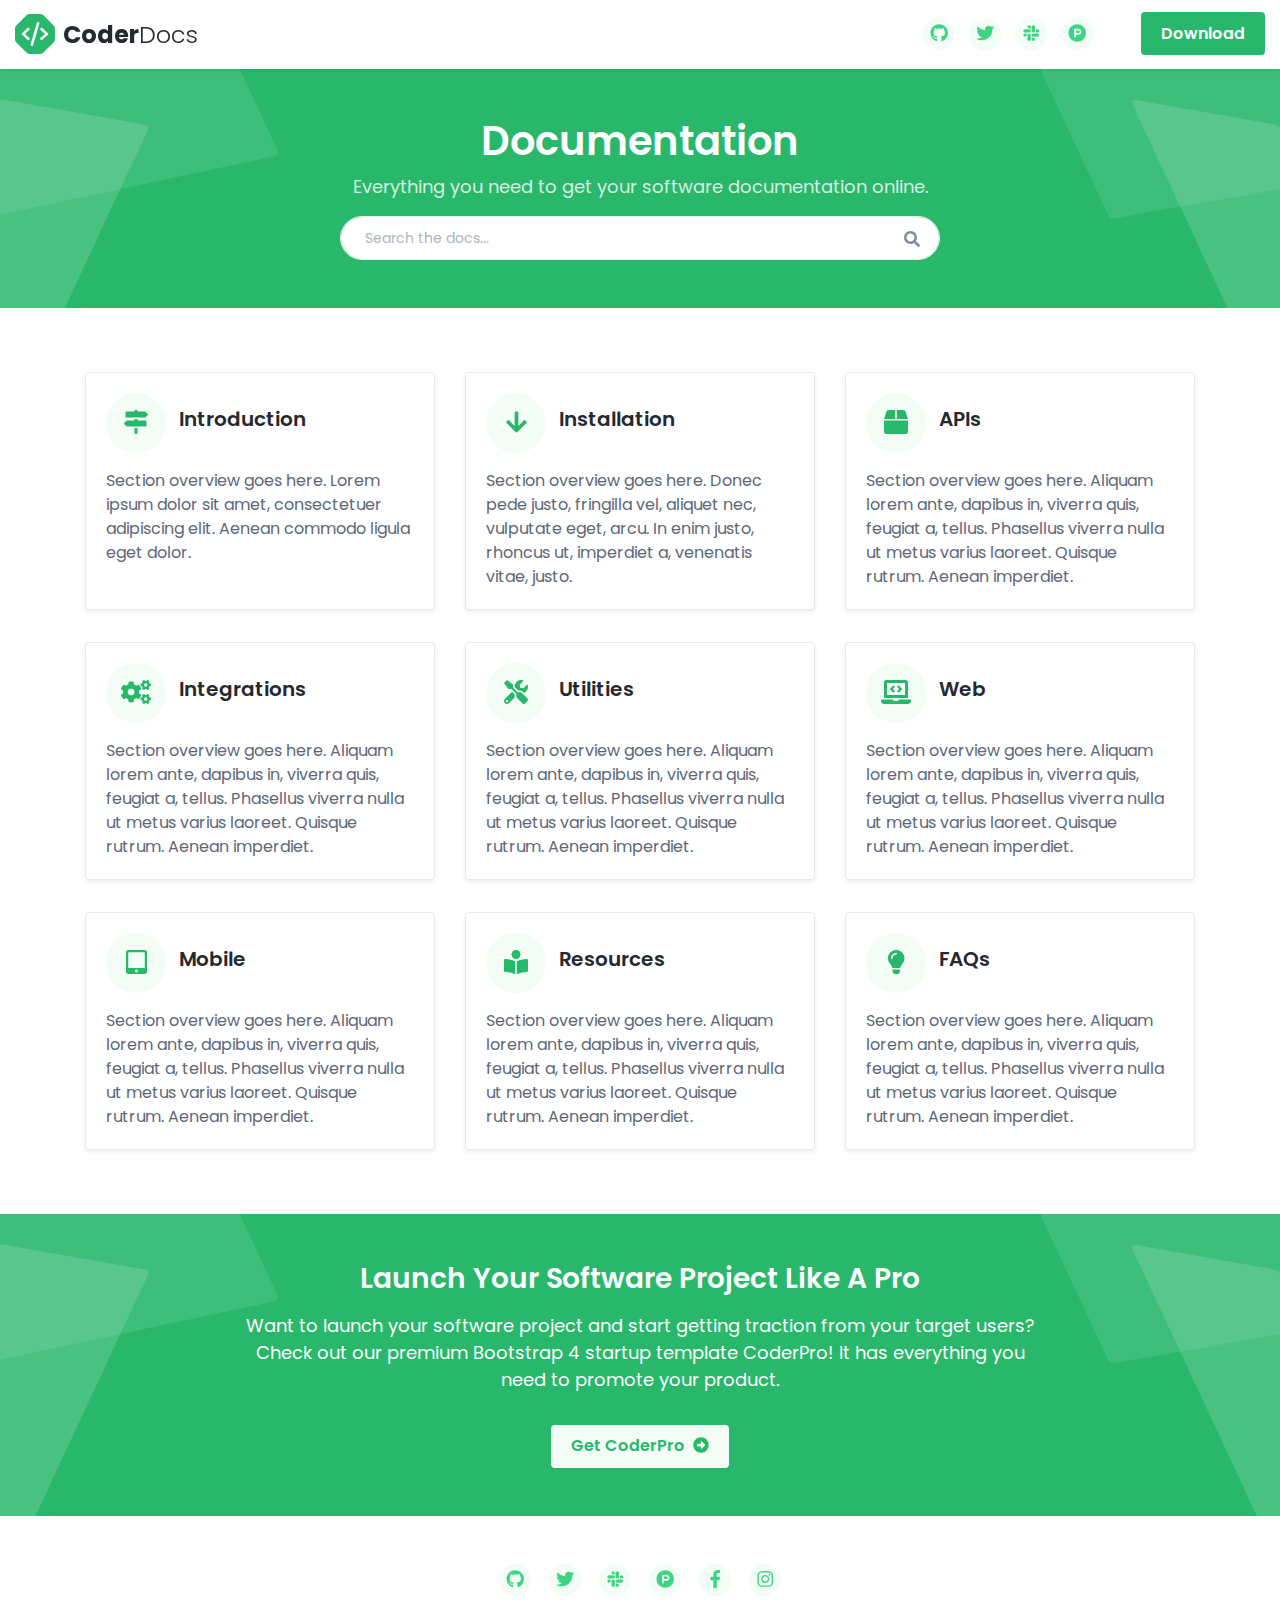
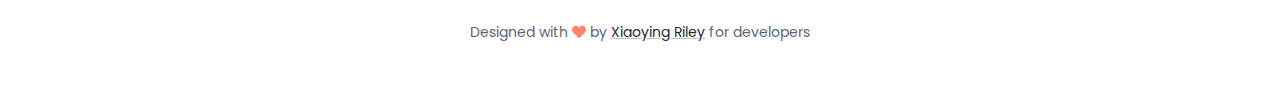
<file: CoderDocs-v1.1/index.html>
<!DOCTYPE html>
<html lang="en"> 
<head>
    <title>CoderDocs - Bootstrap 4 Documentation Template For Software Projects</title>
    
    <!-- Meta -->
    <meta charset="utf-8">
    <meta http-equiv="X-UA-Compatible" content="IE=edge">
    <meta name="viewport" content="width=device-width, initial-scale=1.0">
    <meta name="description" content="Bootstrap Documentation Template For Software Developers">
    <meta name="author" content="Xiaoying Riley at 3rd Wave Media">    
    <link rel="shortcut icon" href="favicon.ico"> 
    
    <!-- Google Font -->
    <link href="https://fonts.googleapis.com/css?family=Poppins:300,400,500,600,700&display=swap" rel="stylesheet">
    
    <!-- FontAwesome JS-->
    <script defer src="assets/fontawesome/js/all.min.js"></script>

    <!-- Theme CSS -->  
    <link id="theme-style" rel="stylesheet" href="assets/css/theme.css">

</head> 

<body>    
    <header class="header fixed-top">	    
        <div class="branding docs-branding">
            <div class="container-fluid position-relative py-2">
                <div class="docs-logo-wrapper">
	                <div class="site-logo"><a class="navbar-brand" href="index.html"><img class="logo-icon mr-2" src="assets/images/coderdocs-logo.svg" alt="logo"><span class="logo-text">Coder<span class="text-alt">Docs</span></span></a></div>    
                </div><!--//docs-logo-wrapper-->
	            <div class="docs-top-utilities d-flex justify-content-end align-items-center">
	
					<ul class="social-list list-inline mx-md-3 mx-lg-5 mb-0 d-none d-lg-flex">
						<li class="list-inline-item"><a href="#"><i class="fab fa-github fa-fw"></i></a></li>
			            <li class="list-inline-item"><a href="#"><i class="fab fa-twitter fa-fw"></i></a></li>
		                <li class="list-inline-item"><a href="#"><i class="fab fa-slack fa-fw"></i></a></li>
		                <li class="list-inline-item"><a href="#"><i class="fab fa-product-hunt fa-fw"></i></a></li>
		            </ul><!--//social-list-->
		            <a href="https://themes.3rdwavemedia.com/bootstrap-templates/startup/coderdocs-free-bootstrap-4-documentation-template-for-software-projects/" class="btn btn-primary d-none d-lg-flex">Download</a>
	            </div><!--//docs-top-utilities-->
            </div><!--//container-->
        </div><!--//branding-->
    </header><!--//header-->
    
    
    <div class="page-header theme-bg-dark py-5 text-center position-relative">
	    <div class="theme-bg-shapes-right"></div>
	    <div class="theme-bg-shapes-left"></div>
	    <div class="container">
		    <h1 class="page-heading single-col-max mx-auto">Documentation</h1>
		    <div class="page-intro single-col-max mx-auto">Everything you need to get your software documentation online.</div>
		    <div class="main-search-box pt-3 d-block mx-auto">
                 <form class="search-form w-100">
		            <input type="text" placeholder="Search the docs..." name="search" class="form-control search-input">
		            <button type="submit" class="btn search-btn" value="Search"><i class="fas fa-search"></i></button>
		        </form>
             </div>
	    </div>
    </div><!--//page-header-->
    <div class="page-content">
	    <div class="container">
		    <div class="docs-overview py-5">
			    <div class="row justify-content-center">
				    <div class="col-12 col-lg-4 py-3">
					    <div class="card shadow-sm">
						    <div class="card-body">
							    <h5 class="card-title mb-3">
								    <span class="theme-icon-holder card-icon-holder mr-2">
								        <i class="fas fa-map-signs"></i>
							        </span><!--//card-icon-holder-->
							        <span class="card-title-text">Introduction</span>
							    </h5>
							    <div class="card-text">
								    Section overview goes here. Lorem ipsum dolor sit amet, consectetuer adipiscing elit. Aenean commodo ligula eget dolor.
							    </div>
							    <a class="card-link-mask" href="docs-page.html#section-1"></a>
						    </div><!--//card-body-->
					    </div><!--//card-->
				    </div><!--//col-->
				    <div class="col-12 col-lg-4 py-3">
					    <div class="card shadow-sm">
						    <div class="card-body">
							    <h5 class="card-title mb-3">
								    <span class="theme-icon-holder card-icon-holder mr-2">
								        <i class="fas fa-arrow-down"></i>
							        </span><!--//card-icon-holder-->
							        <span class="card-title-text">Installation</span>
							    </h5>
							    <div class="card-text">
								    Section overview goes here. Donec pede justo, fringilla vel, aliquet nec, vulputate eget, arcu. In enim justo, rhoncus ut, imperdiet a, venenatis vitae, justo.
							    </div>
							    <a class="card-link-mask" href="docs-page.html#section-2"></a>
						    </div><!--//card-body-->
					    </div><!--//card-->
				    </div><!--//col-->
				    <div class="col-12 col-lg-4 py-3">
					    <div class="card shadow-sm">
						    <div class="card-body">
							    <h5 class="card-title mb-3">
								    <span class="theme-icon-holder card-icon-holder mr-2">
								        <i class="fas fa-box fa-fw"></i>
							        </span><!--//card-icon-holder-->
							        <span class="card-title-text">APIs</span>
							    </h5>
							    <div class="card-text">
								    Section overview goes here. Aliquam lorem ante, dapibus in, viverra quis, feugiat a, tellus. Phasellus viverra nulla ut metus varius laoreet. Quisque rutrum. Aenean imperdiet.						    
								</div>
							    <a class="card-link-mask" href="docs-page.html#section-3"></a>
						    </div><!--//card-body-->
					    </div><!--//card-->
				    </div><!--//col-->
				    <div class="col-12 col-lg-4 py-3">
					    <div class="card shadow-sm">
						    <div class="card-body">
							    <h5 class="card-title mb-3">
								    <span class="theme-icon-holder card-icon-holder mr-2">
								        <i class="fas fa-cogs fa-fw"></i>
							        </span><!--//card-icon-holder-->
							        <span class="card-title-text">Integrations</span>
							    </h5>
							    <div class="card-text">
								    Section overview goes here. Aliquam lorem ante, dapibus in, viverra quis, feugiat a, tellus. Phasellus viverra nulla ut metus varius laoreet. Quisque rutrum. Aenean imperdiet.						    
								</div>
							    <a class="card-link-mask" href="docs-page.html#section-4"></a>
						    </div><!--//card-body-->
					    </div><!--//card-->
				    </div><!--//col-->
				    <div class="col-12 col-lg-4 py-3">
					    <div class="card shadow-sm">
						    <div class="card-body">
							    <h5 class="card-title mb-3">
								    <span class="theme-icon-holder card-icon-holder mr-2">
								        <i class="fas fa-tools"></i>
							        </span><!--//card-icon-holder-->
							        <span class="card-title-text">Utilities</span>
							    </h5>
							    <div class="card-text">
								    Section overview goes here. Aliquam lorem ante, dapibus in, viverra quis, feugiat a, tellus. Phasellus viverra nulla ut metus varius laoreet. Quisque rutrum. Aenean imperdiet.						    
								</div>
							    <a class="card-link-mask" href="docs-page.html#section-5"></a>
						    </div><!--//card-body-->
					    </div><!--//card-->
				    </div><!--//col-->
				    <div class="col-12 col-lg-4 py-3">
					    <div class="card shadow-sm">
						    <div class="card-body">
							    <h5 class="card-title mb-3">
								    <span class="theme-icon-holder card-icon-holder mr-2">
								        <i class="fas fa-laptop-code"></i>
							        </span><!--//card-icon-holder-->
							        <span class="card-title-text">Web</span>
							    </h5>
							    <div class="card-text">
								    Section overview goes here. Aliquam lorem ante, dapibus in, viverra quis, feugiat a, tellus. Phasellus viverra nulla ut metus varius laoreet. Quisque rutrum. Aenean imperdiet.						    
								</div>
							    <a class="card-link-mask" href="docs-page.html#section-6"></a>
						    </div><!--//card-body-->
					    </div><!--//card-->
				    </div><!--//col-->
				    <div class="col-12 col-lg-4 py-3">
					    <div class="card shadow-sm">
						    <div class="card-body">
							    <h5 class="card-title mb-3">
								    <span class="theme-icon-holder card-icon-holder mr-2">
								        <i class="fas fa-tablet-alt"></i>
							        </span><!--//card-icon-holder-->
							        <span class="card-title-text">Mobile</span>
							    </h5>
							    <div class="card-text">
								    Section overview goes here. Aliquam lorem ante, dapibus in, viverra quis, feugiat a, tellus. Phasellus viverra nulla ut metus varius laoreet. Quisque rutrum. Aenean imperdiet.						    
								</div>
							    <a class="card-link-mask" href="docs-page.html#section-7"></a>
						    </div><!--//card-body-->
					    </div><!--//card-->
				    </div><!--//col-->
				    <div class="col-12 col-lg-4 py-3">
					    <div class="card shadow-sm">
						    <div class="card-body">
							    <h5 class="card-title mb-3">
								    <span class="theme-icon-holder card-icon-holder mr-2">
								        <i class="fas fa-book-reader"></i>
							        </span><!--//card-icon-holder-->
							        <span class="card-title-text">Resources</span>
							    </h5>
							    <div class="card-text">
								    Section overview goes here. Aliquam lorem ante, dapibus in, viverra quis, feugiat a, tellus. Phasellus viverra nulla ut metus varius laoreet. Quisque rutrum. Aenean imperdiet.						    
								</div>
							    <a class="card-link-mask" href="docs-page.html#section-8"></a>
						    </div><!--//card-body-->
					    </div><!--//card-->
				    </div><!--//col-->
				    <div class="col-12 col-lg-4 py-3">
					    <div class="card shadow-sm">
						    <div class="card-body">
							    <h5 class="card-title mb-3">
								    <span class="theme-icon-holder card-icon-holder mr-2">
								        <i class="fas fa-lightbulb"></i>
							        </span><!--//card-icon-holder-->
							        <span class="card-title-text">FAQs</span>
							    </h5>
							    <div class="card-text">
								    Section overview goes here. Aliquam lorem ante, dapibus in, viverra quis, feugiat a, tellus. Phasellus viverra nulla ut metus varius laoreet. Quisque rutrum. Aenean imperdiet.						    
								</div>
							    <a class="card-link-mask" href="docs-page.html#section-9"></a>
						    </div><!--//card-body-->
					    </div><!--//card-->
				    </div><!--//col-->
			    </div><!--//row-->
		    </div><!--//container-->
		</div><!--//container-->
    </div><!--//page-content-->

    <section class="cta-section text-center py-5 theme-bg-dark position-relative">
	    <div class="theme-bg-shapes-right"></div>
	    <div class="theme-bg-shapes-left"></div>
	    <div class="container">
		    <h3 class="mb-2 text-white mb-3">Launch Your Software Project Like A Pro</h3>
		    <div class="section-intro text-white mb-3 single-col-max mx-auto">Want to launch your software project and start getting traction from your target users? Check out our premium <a class="text-white" href="https://themes.3rdwavemedia.com/bootstrap-templates/startup/coderpro-bootstrap-4-startup-template-for-software-projects/">Bootstrap 4 startup template CoderPro</a>! It has everything you need to promote your product.</div>
		    <div class="pt-3 text-center">
			    <a class="btn btn-light" href="https://themes.3rdwavemedia.com/bootstrap-templates/startup/coderpro-bootstrap-4-startup-template-for-software-projects/">Get CoderPro<i class="fas fa-arrow-alt-circle-right ml-2"></i></a>
		    </div>
	    </div>
    </section><!--//cta-section-->

               
    
    <footer class="footer">

	    <div class="footer-bottom text-center py-5">
		    
		    <ul class="social-list list-unstyled pb-4 mb-0">
			    <li class="list-inline-item"><a href="#"><i class="fab fa-github fa-fw"></i></a></li> 
	            <li class="list-inline-item"><a href="#"><i class="fab fa-twitter fa-fw"></i></a></li>
	            <li class="list-inline-item"><a href="#"><i class="fab fa-slack fa-fw"></i></a></li>
	            <li class="list-inline-item"><a href="#"><i class="fab fa-product-hunt fa-fw"></i></a></li>
	            <li class="list-inline-item"><a href="#"><i class="fab fa-facebook-f fa-fw"></i></a></li>
	            <li class="list-inline-item"><a href="#"><i class="fab fa-instagram fa-fw"></i></a></li>
	        </ul><!--//social-list-->
	        
	        <!--/* This template is free as long as you keep the footer attribution link. If you'd like to use the template without the attribution link, you can buy the commercial license via our website: themes.3rdwavemedia.com Thank you for your support. :) */-->
            <small class="copyright">Designed with <i class="fas fa-heart" style="color: #fb866a;"></i> by <a class="theme-link" href="http://themes.3rdwavemedia.com" target="_blank">Xiaoying Riley</a> for developers</small>
            
	        
	    </div>
	    
    </footer>
       
    <!-- Javascript -->          
    <script src="assets/plugins/jquery-3.4.1.min.js"></script>
    <script src="assets/plugins/popper.min.js"></script>
    <script src="assets/plugins/bootstrap/js/bootstrap.min.js"></script>  

</body>
</html>
</file>
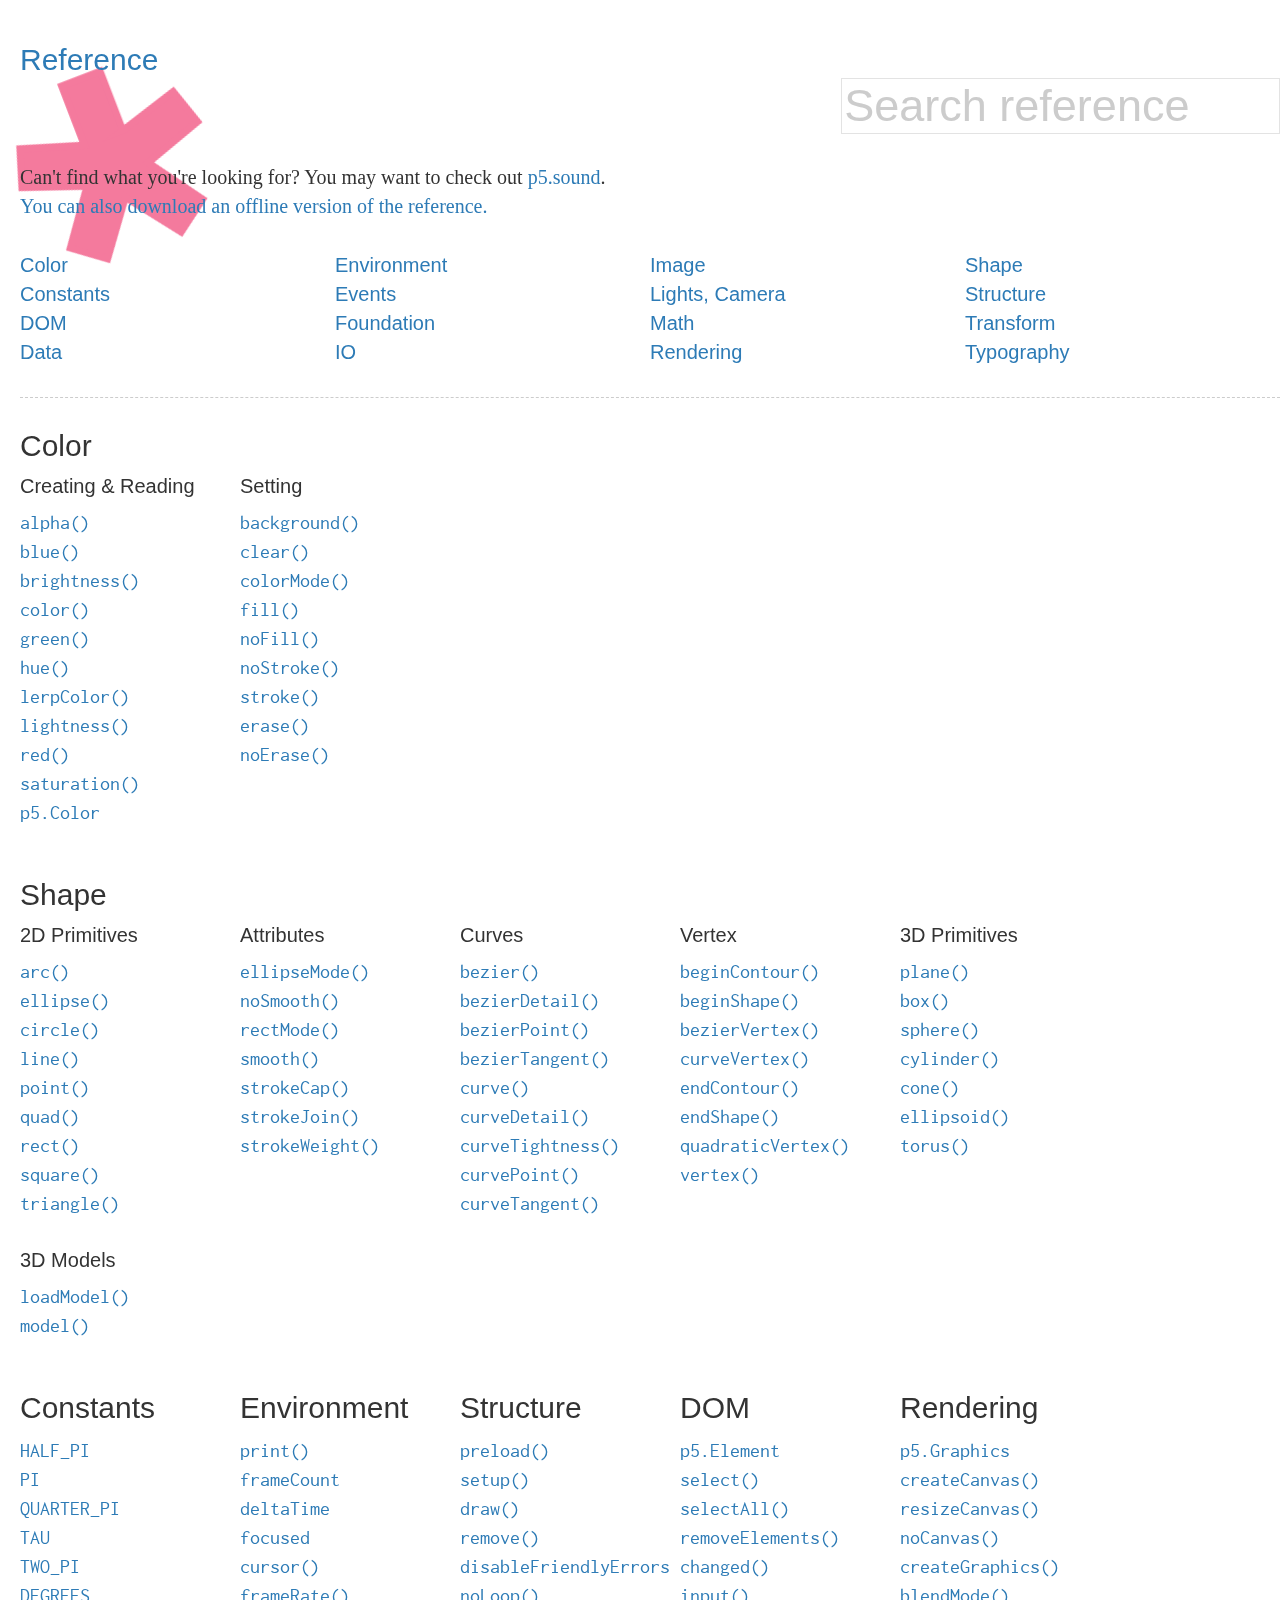
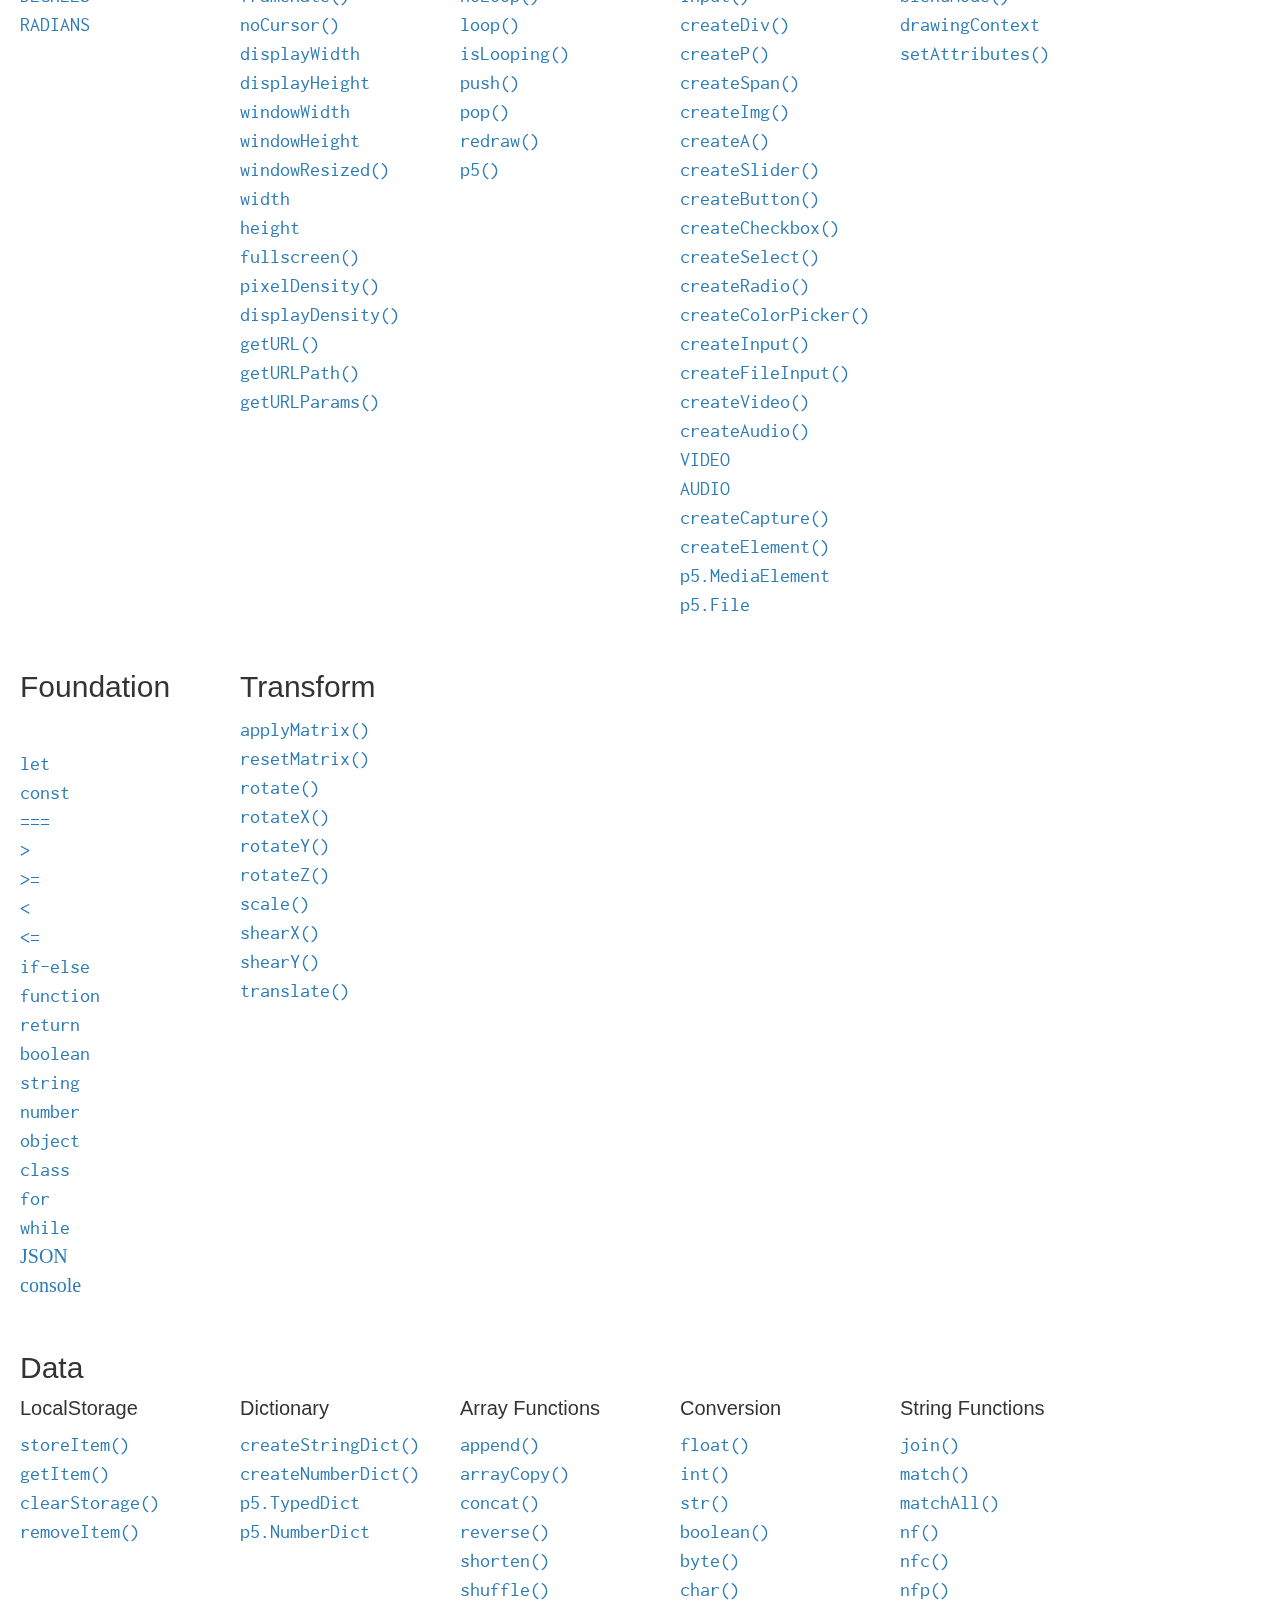
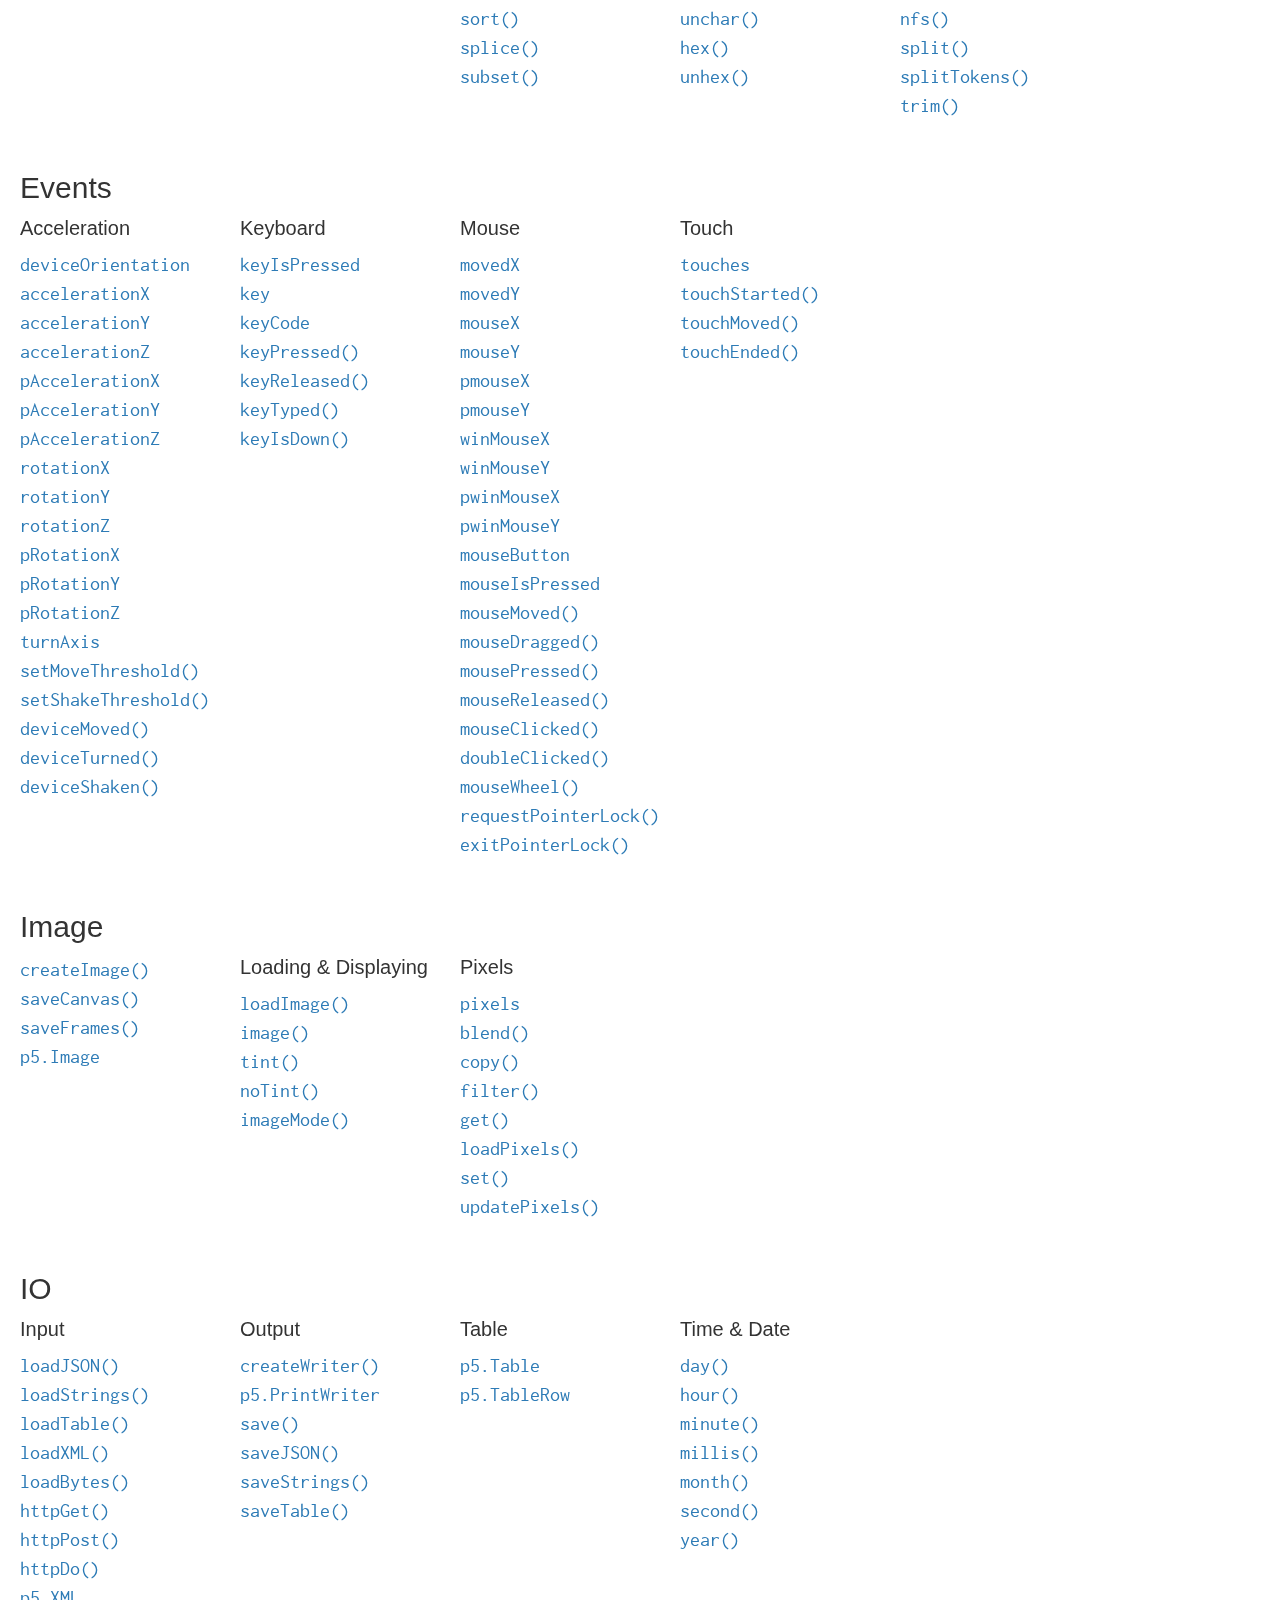
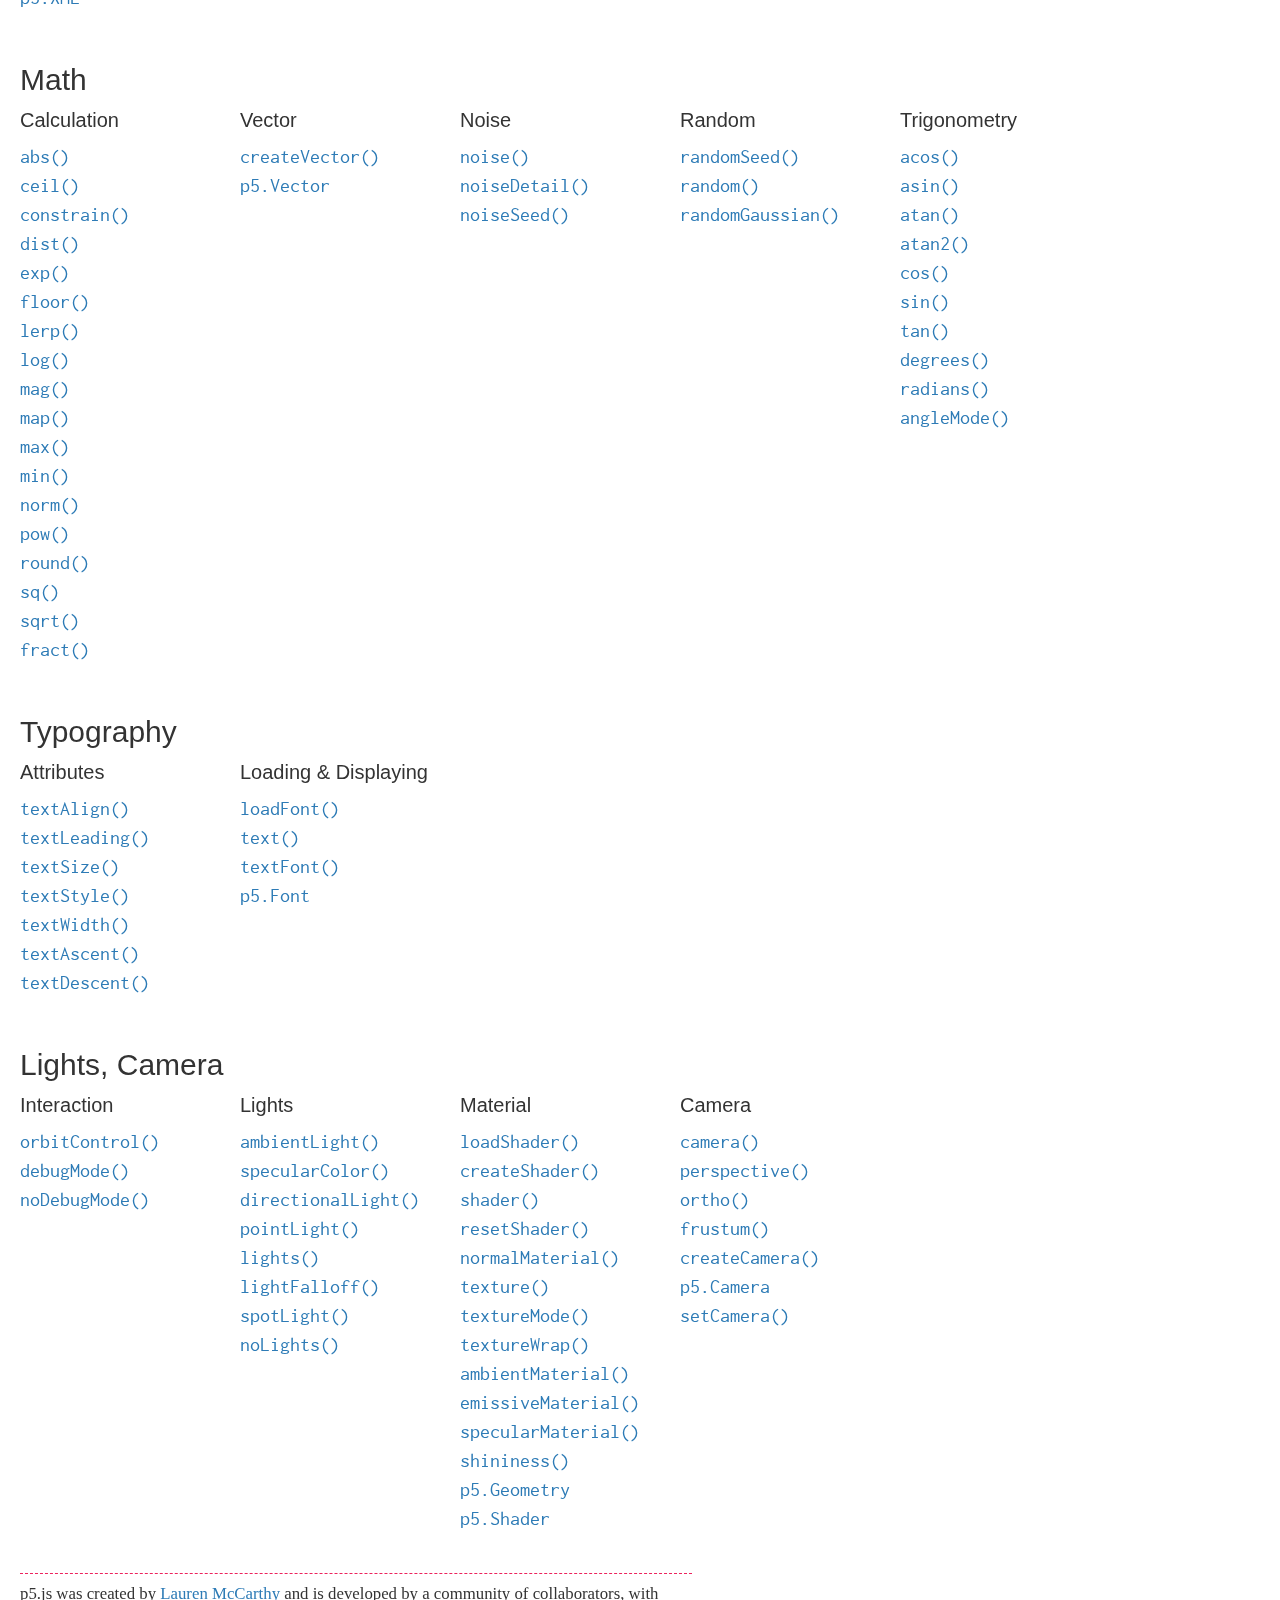
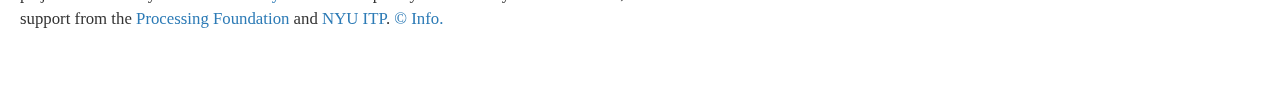
<file: p5-reference/index.html>
<!DOCTYPE html>

<!--[if lt IE 7]>      <html class="no-js lt-ie9 lt-ie8 lt-ie7"> <![endif]-->
<!--[if IE 7]>         <html class="no-js lt-ie9 lt-ie8"> <![endif]-->
<!--[if IE 8]>         <html class="no-js lt-ie9"> <![endif]-->
<!--[if gt IE 8]><!--> <html class="no-js"> <!--<![endif]-->
  <head>
    <meta charset="utf-8">
    <meta http-equiv="X-UA-Compatible" content="IE=edge,chrome=1">
    <title tabindex="1">reference | p5.js</title>
    <meta name="description" content="p5.js a JS client-side library for creating graphic and interactive experiences, based on the core principles of Processing.">
    <meta name="viewport" content="width=device-width">

    <link rel="stylesheet" href="./assets/all.css">

    <script src="./js/vendor/jquery-1.12.4.min.js"></script>
    <script src="./js/vendor/underscore-min.js"></script>
    <script src="./js/vendor/backbone-min.js"></script>
    <script src="./js/vendor/ace-nc/ace.js"></script>
    <script src="./js/vendor/ace-nc/mode-javascript.js"></script>
    <script src="./js/vendor/prism.js"></script>
    <script src="./js/init.js"></script>

  </head>

  <body id="reference-page">
    <div id="container">
    <!-- identity -->
    <div id="lockup">
        <img type="image/svg+xml" src="./img/p5js-beta.svg" id="logo_image" class="logo"  />
        <div id='p5_logo'></div>
      </a>
      <p>Processing intuition times JavaScript power</p>
    </div>

    <div class="column-span">
      <section id="reference">

        <a href="./index.html" id="home-button" class="anchor"><h2>Reference</h2></a>

        <div id="search" class="search-wrapper"></div>
        <div id="collection-list-nav">

        </div>

        <!--class="container-fluid"-->
        <div id="list" class="list-wrapper allItems-collection"></div>
        <div id="item" class="item-wrapper apidocs"></div>
        <div id="file" class="file-wrapper"></div>

      </section>


      <footer>
        <p>p5.js was created by <a href='http://lauren-mccarthy.com' target="_blank">Lauren McCarthy</a> and is developed by a community of collaborators,
        with support from the <a href="http://processing.org/foundation/" target="_blank">Processing Foundation</a>
        and <a href="http://itp.nyu.edu/itp/" target="_blank">NYU ITP</a>.
        <a href="http://p5js.org/copyright.php">&copy; Info.</a></p>
      </footer>
    </div><!-- end column-span -->

    <!-- outside of column for footer to go across both -->

    <p class="clearfix"> &nbsp; </p>

    <object type="image/svg+xml" data="./img/thick-asterisk-alone.svg" id="asterisk-design-element">
         *<!-- to do: add fallback image in CSS -->
    </object>


    <script src="./js/p5.min.js"></script>
    <script src="./js/p5.sound.min.js"></script>

    <script>
        window.requireNode = window.require;
        window.require = undefined;
    </script>
    <script src="./js/vendor/require.min.js"></script>
    <script src="./js/render.js"></script>
    <script src="./js/data.js"></script>
    <script src="./js/reference.js"></script>

  </body>
</html>
</file>
<file: p5-reference/assets/all.css>
/*! normalize.css v1.1.0 | MIT License | git.io/normalize */article,aside,details,figcaption,figure,footer,header,hgroup,main,nav,section,summary{display:block}audio,canvas,video{display:inline-block;*display:inline;*zoom:1}audio:not([controls]){display:none;height:0}[hidden]{display:none}html{font-size:100%;-webkit-text-size-adjust:100%;-ms-text-size-adjust:100%}button,html,input,select,textarea{font-family:sans-serif}a:focus{outline:thin dotted}a:active,a:hover{outline:0}h1{font-size:2em;margin:.67em 0}h2{margin:.83em 0}h3{font-size:1.17em;margin:1em 0}h4{font-size:1em;margin:1.33em 0}h5{font-size:.83em;margin:1.67em 0}h6{font-size:.67em;margin:2.33em 0}abbr[title]{border-bottom:1px dotted}b,strong{font-weight:700}blockquote{margin:1em 40px}dfn{font-style:italic}hr{-moz-box-sizing:content-box;-webkit-box-sizing:content-box;box-sizing:content-box;height:0}mark{background:#ff0;color:#000}p,pre{margin:1em 0}code,kbd,pre,samp{font-family:monospace,serif;_font-family:courier new,monospace;font-size:1em}pre{white-space:pre;white-space:pre-wrap;word-wrap:break-word}q{quotes:none}q:after,q:before{content:"";content:none}small{font-size:80%}sub,sup{font-size:75%;line-height:0;position:relative;vertical-align:baseline}sup{top:-.5em}sub{bottom:-.25em}dl,menu,ol,ul{margin:1em 0}dd{margin:0 0 0 40px}menu,ol,ul{padding:0 0 0 40px}nav ol,nav ul{list-style:none;list-style-image:none}img{border:0;-ms-interpolation-mode:bicubic}svg:not(:root){overflow:hidden}figure,form{margin:0}fieldset{border:1px solid silver;margin:0 2px;padding:.35em .625em .75em}legend{border:0;padding:0;white-space:normal;*margin-left:-7px}button,input,select,textarea{font-size:100%;margin:0;vertical-align:baseline;*vertical-align:middle}button,input{line-height:normal}button,select{text-transform:none}button,html input[type=button],input[type=reset],input[type=submit]{-webkit-appearance:button;cursor:pointer;*overflow:visible}button[disabled],html input[disabled]{cursor:default}input[type=checkbox],input[type=radio]{-webkit-box-sizing:border-box;-moz-box-sizing:border-box;box-sizing:border-box;padding:0;*height:13px;*width:13px}input[type=search]{-webkit-appearance:textfield;-moz-box-sizing:content-box;-webkit-box-sizing:content-box;box-sizing:content-box}input[type=search]::-webkit-search-cancel-button,input[type=search]::-webkit-search-decoration{-webkit-appearance:none}button::-moz-focus-inner,input::-moz-focus-inner{border:0;padding:0}textarea{overflow:auto;vertical-align:top}table{border-collapse:collapse;border-spacing:0}.tagline{display:none}#home-page #home{pointer-events:none}#home-page #home a{pointer-events:all!important}#home .button_box a{color:#ed225d!important}#home .button_box a:hover{color:#fff!important}#lockup>a{position:relative;display:block;width:200px;height:90px}#logo_image{position:absolute;top:0}#menu,#menu.top_menu{list-style:none;font-family:Montserrat,sans-serif;width:100%;margin:0 0 1em;padding:0;height:100%;font-size:1.3em}#menu.top_menu li{display:inline}#home-sketch{position:absolute;top:0;left:0;z-index:-2}#home-sketch-frame{position:fixed;width:100%;height:100%;left:0;top:0;z-index:-2;overflow:hidden;pointer-events:all;border:0}#credits{position:fixed;bottom:0;left:0;z-index:2;padding:1em;font-size:.7em}.focus{border:1px solid #ed225d}.focus,.focus_blue{padding:.4em;margin:4em 1.75em 0 0;padding:.5em 1em 0;color:#333!important}.focus_blue{border:1px solid #2d7bb6}.button_box{border:1px solid #ed225d;padding:.4em .6em;margin:.5em 0;font-family:Montserrat,sans-serif;display:inline-block}.button_box,.button_box a{color:#333!important}.button_box a:hover{color:#fff!important}.download_box{border:1px solid #ed225d;padding:.4em;margin:0 1.75em 0 0;width:18.65em;color:#333!important;height:7.45em;position:relative}.button_box:hover,.download_box:hover{border:1px solid #ed225d;background:#ed225d;color:#fff!important}.download_box.half_box{width:10.83em;margin-right:1.75em;float:left}.download_box.half_box.last_box{margin-right:0}.download_box .download_name{font-size:1em;margin:0;padding-bottom:.3em;border-bottom:.09em dashed;border-bottom-color:#ed225d;line-height:1.2;font-family:Montserrat,sans-serif;display:block}.download_box:hover .download_name{-webkit-text-stroke-width:0;border-bottom-color:#fff}.download_box p{font-size:.65em;margin:0;position:absolute;bottom:1em}.download_box svg{height:.65em;width:.65em;position:absolute;bottom:3.5em}.download_box:hover svg{fill:#fff}.download_box h4+p{display:block}#download-page .link_group{width:100%;margin-bottom:3em}.download_box{margin-top:1em}.support div.download_box{margin-top:1em;margin-bottom:1em}#download-page .support p{font-size:.8em;position:static;margin-top:.3em}#slideshow{margin:1em 0}#slideshow p{font-size:.8em;color:#ababab;line-height:1.2em;margin-top:.5em}.extra{color:#fff;position:absolute;bottom:.65em;right:.9em;font-weight:700;-ms-transform:rotate(-12deg);-webkit-transform:rotate(-12deg);-o-transform:rotate(-12deg);transform:rotate(-12deg);font-size:.8em}.tutorial-title{border-bottom:4px dotted #ed225d;padding-bottom:10px;margin-bottom:10px}#examples-page .column{margin-bottom:2em}#reference-page main h1{float:left}.reference-group h2{font-size:1.5em}.reference-group h3{font-size:1em;font-family:Montserrat,sans-serif;margin-top:.5em}#reference-page ul{margin-top:.5em}div.reference-group{display:inline-block}div.reference-subgroups{margin:0;display:-webkit-box;display:-webkit-flex;display:-ms-flexbox;display:flex;-webkit-box-orient:horizontal;-webkit-box-direction:normal;-webkit-flex-direction:row;-ms-flex-direction:row;flex-direction:row;-webkit-flex-wrap:wrap;-ms-flex-wrap:wrap;flex-wrap:wrap}div.reference-subgroup{width:11em;margin-bottom:1em}#reference-page .params table p{display:inline;font-size:inherit}#reference-page .param-optional{color:#afafaf}#item h2{margin:.777em 0 0;font-size:1.444em;font-weight:inherit;font-family:inconsolatamedium,consolas,monospace;color:#00a1d3!important}#item h3{font-size:1.33em;margin:1em 0 0}.description{clear:both;display:block;width:100%}.item-wrapper,.list-wrapper{float:left;outline:none!important}.paramname{display:inline-block;width:8em;font-size:1.2em}.paramtype p{display:inline;font-size:1em}.paramtype{display:inline-block;font-size:1.2em;width:20em;vertical-align:top}.example-content .edit_space,.example-content pre{position:absolute!important;top:.5em!important;left:120px!important;padding-top:0!important;border:none!important}pre.norender{left:0!important;margin-left:0!important}.example-content pre{margin-top:0!important;width:30.5em!important}.example-content .edit_space{margin:-.5em 0 0 -.5em!important}.example_container .edit_space{position:absolute!important;top:0;left:0}.example_container pre{top:0;left:0;width:100%}.example div{position:relative}.example_container button{position:absolute;top:.25em}.edit_space button{font-family:Montserrat,sans-serif;font-size:1em;color:#ccc;border:1px solid hsla(0,0%,78%,.15);background:transparent;outline:none}.example_container.editing button,.example_container button:hover{color:#2d7bb6;border-color:rgba(45,123,182,.25)}.edit_button{left:21.42em}.reset_button{left:24em}.copy_button{left:27.33em}.display_button{margin-bottom:2em;font-family:Montserrat,sans-serif;font-size:1em;color:#2d7bb6;border:1px solid rgba(45,123,182,.25);background:transparent;outline:none}.example_container{width:36em;border-top:.09em dashed;border-top-color:#333;padding-top:.5em;margin-top:1em}form{pointer-events:all}#search_button{background:url(../img/search.png) 100% no-repeat}#search input[type=search],#search input[type=text]{border:1px solid hsla(0,0%,78%,.5);font-family:Montserrat,sans-serif;font-size:2.25em;width:9.75em}#search .twitter-typeahead .tt-hint,#search ::-webkit-input-placeholder{color:#ccc}:-moz-placeholder,:-ms-input-placeholder,::-moz-placeholder{color:#ccc}#search input[type=text]:focus{color:#2d7bb6;outline-color:#2d7bb6;outline-width:1px;outline-style:solid}#search .twitter-typeahead .tt-dropdown-menu{background-color:#fff}#search .twitter-typeahead .tt-suggestion.tt-cursor{color:#333;background-color:#eee}#search .twitter-typeahead .tt-suggestion p{margin:0}#search .twitter-typeahead .tt-suggestion p .small{font-size:12px;color:#666}#search{float:right}#search .twitter-typeahead .tt-dropdown-menu{border:1px solid rgba(0,0,0,.2);padding:.5em;max-height:200px;overflow-y:auto;font-size:1em;line-height:1.4em}#search .twitter-typeahead .tt-suggestion{padding:3px 20px;line-height:24px;cursor:pointer}#search .twitter-typeahead .empty-message{padding:8px 20px 1px;font-size:14px;line-height:24px}#search_button{float:right}a.code.core{color:#333}a.code.addon{color:#704f21}button,html,input,select{color:#222}textarea{line-height:1.45em;padding:.5em 1em;border:none}body{font-size:1em;line-height:1.4}::-moz-selection{background:#b3d4fc;text-shadow:none}::selection{background:#b3d4fc;text-shadow:none}hr{display:block;height:1px;border:0;border-top:1px solid #ccc;margin:1em 0;padding:0}img{vertical-align:middle}img.med_left{width:300px;float:left}img.med_right{width:300px;float:right}img.small_left{width:200px;float:left}img.smaller_left{width:140px;float:left}img.small_right{width:200px;float:right}img.smaller_right{width:140px;float:right}img.small_center{width:200px;margin-left:250px}img.small{width:160px}img.med{width:400px}img.med_center{width:400px;margin-left:150px}fieldset{border:0;margin:0;padding:0}textarea{resize:vertical}.contribute-form{font-family:Montserrat,sans-serif}.contribute-form input,.contribute-form textarea,textarea{border:1px solid #ccc;border-radius:4px;padding:5px;font-size:14px}.contribute-form textarea{width:350px}.contribute-form #form-help{font-size:small;color:#ababab}.contribute-form #required-asterisk{color:#ec245e}.contribute-form #input-title{font-size:medium;margin-top:15px}.contribute-form #hide-message{display:none}.contribute-button{color:#333;background-color:#fff;border-color:#ccc;margin-bottom:0;font-size:medium;border:1px solid transparent}.contribution-info li{margin-bottom:2px;margin-left:20px;font-size:medium}.contribution-info ul{margin-bottom:15px}#contribute-item{font-size:.75em;text-align:left;display:inline-block;width:320px;height:250px;float:left;border:1px solid #ed225d;margin:0 25px 25px 0;position:relative}.contribute-item-container{position:absolute;z-index:20;margin:0;padding:10px}.container{height:100px;position:relative;margin-top:1.5em}#infoi,#navi{width:100%;height:100%;position:absolute;top:0;left:0}#infoi{z-index:10}h3.contribute-title{font-size:1.33em;margin:0 0 27px;padding-bottom:.3em;border-bottom:.09em dashed;border-bottom-color:#ed225d}.label{position:relative}.label h3{color:#fff;position:absolute;top:0;margin:1em}.label:hover h3{color:#ed225d}h3{font-size:1.33em;margin:1em 0 0}#exampleDisplay,#exampleEditor,#exampleFrame{width:36em;border:none}#exampleDisplay{display:-webkit-box;display:-webkit-flex;display:-ms-flexbox;display:flex;-webkit-box-orient:vertical;-webkit-box-direction:normal;-webkit-flex-flow:column;-ms-flex-flow:column;flex-flow:column}#popupExampleFrame{position:fixed;top:0;left:0;right:0;bottom:0;z-index:1000;border:none}#exampleDisplay button{color:#2d7bb6;border-color:rgba(45,123,182,.25);float:right;margin:.5em 0 0 .5em;background:hsla(0,0%,100%,.7);position:absolute;left:0;z-index:2}#exampleDisplay .edit_button{left:25.42em;top:-2.5em}#exampleDisplay .reset_button{left:28em;top:-2.5em}#exampleDisplay .copy_button{left:31.33em;top:-2.5em}#exampleDisplay button:hover{background:#fff}#exampleDisplay .edit_space{position:relative;-webkit-box-ordinal-group:4;-webkit-order:3;-ms-flex-order:3;order:3}#exampleFrame{height:22em;-webkit-box-ordinal-group:3;-webkit-order:2;-ms-flex-order:2;order:2}#exampleEditor{height:500em;width:710px;overflow:hidden;margin-top:.5em;color:#222;font-family:inconsolatamedium,Consolas,Monaco,Andale Mono,monospace;font-size:1em!important;background-color:#fff;line-height:1em;-webkit-box-ordinal-group:5;-webkit-order:4;-ms-flex-order:4;order:4}.ace_info{background-color:#d7e5f5!important}.ace_warning{background-color:gold!important;color:#fff!important}.ace_error{background-color:tomato!important;color:#fff!important}.ace_numeric,.ace_tag{color:#dc3787!important}.ace_attribute-name,.ace_class,.ace_type{color:#704f21!important}.ace_function,.ace_keyword,.ace_support{color:#00a1d3!important}.ace_comment{color:#a0a0a0!important}.ace_string{color:#a67f59!important}.ace_operator{color:#333!important}.ace_regexp{color:#e90!important}.ace-gutter,.ace-gutter-layer{color:#333!important}.ace_folding-enabled{width:10px!important;color:#333!important}.ace_gutter-cell{background-image:none!important;padding-left:10px!important;overflow:hidden!important;background-color:#afafaf!important}.attribution{background-color:#eee;font-size:15px;padding:10px;margin:30px 0}.gallery-item{font-size:.75em;text-align:center;display:inline-block;margin:10px}.gallery-item a:hover{border:none;opacity:.8}.gallery-item p{margin:5px}img.gallery-img{width:200px;height:200px}.gallery-source{color:#afafaf;font-size:1em;margin:0!important}.chromeframe{margin:.2em 0;background:#ccc;color:#000;padding:.2em 0}@font-face{font-family:inconsolatamedium;src:url(fonts/inconsolata.eot);src:url(fonts/inconsolata.eot?#iefix) format("embedded-opentype"),url(fonts/inconsolata.woff) format("woff"),url(fonts/inconsolata.ttf) format("truetype"),url(fonts/inconsolata.svg#inconsolatamedium) format("svg");font-weight:400;font-style:normal}*,:after,:before{-moz-box-sizing:border-box;-webkit-box-sizing:border-box;box-sizing:border-box}html{font-size:1.25em}body{margin:0;background-color:#fff;font-family:Times;font-weight:400;line-height:1.45;color:#333}p{font-size:1.2em;margin:.5em 0}.freeze{overflow:hidden}#menu li a:focus:active,#menu li a:focus:hover,#menu li a:link,#menu li a:visited{color:#ed225d;background:transparent;-webkit-touch-callout:none;-webkit-user-select:none;-moz-user-select:none;-ms-user-select:none;user-select:none}a:link,a:visited{color:#2d7bb6;text-decoration:none}#reference a:hover,a:active,a:hover{color:#ed225d;text-decoration:none;padding-bottom:.11em;border-bottom:.11em dashed;border-bottom-color:#ed225d;-webkit-transition:border-bottom 30ms linear;-o-transition:border-bottom 30ms linear;transition:border-bottom 30ms linear}a.nounderline:hover{border:none}.here{color:#ed225d!important;text-decoration:none;padding-bottom:.1em;border-bottom:transparent;border-bottom-color:#ed225d}.highlight{background-color:rgba(237,34,93,.15)}.container>div:first-of-type{margin-top:2em}h1,h2,h3,h4,h5{margin:1.414em 0 .5em;font-weight:inherit;line-height:1.2;font-family:Montserrat,sans-serif}h1{font-size:2.25em;margin:0}h2{font-size:1.5em;margin:1em 0 0}.code{font-family:inconsolatamedium,consolas,monospace}#backlink{margin:1.2em .444em 0 0;font-family:Montserrat,sans-serif;float:right}#backlink a{color:#afafaf}#backlink a:hover{color:#ed225d;border-bottom:none}#promo,#promo:visited{width:100%;background:#98fb98;padding:0;margin:0;text-align:center;padding:.4em 0;background:#74ffb7;background:-webkit-radial-gradient(circle,#74ffb7 0,#8afff2 100%);background:-o-radial-gradient(circle,#74ffb7 0,#8afff2 100%);background:radial-gradient(circle,#74ffb7 0,#8afff2 100%);font-family:Montserrat,sans-serif;color:#ed225d!important}#promo:hover{background:#ed225d;color:#fff!important}#promo-link{margin:0!important;padding:0}#family a:link,#family a:visited{margin:.4em}#family a:active,#family a:hover{margin:.4em;border:none}#family{position:absolute;z-index:9999;top:0;left:0;width:100%;border-bottom:1px solid;overflow:none;margin:0;border-bottom-color:rgba(51,51,51,.5);-webkit-box-shadow:0 0 10px #333;box-shadow:0 0 10px #333;background-color:hsla(0,0%,100%,.85)}#processing-sites{margin:.375em 0}#processing-sites li{list-style:none;display:inline-block;margin:0}#processing-sites li:first-child{margin-left:2em}#processing-sites li:last-child{float:right;margin-right:2em}#family form{float:right;padding:.375em .75em;margin-right:.25em}#family form input[type=text]{visibility:hidden;width:0;margin:0;color:#333;border:1px solid #3796d1;font-family:Roboto!important;font-weight:400;font-size:1em;-webkit-transition:width .1s;-o-transition:width .1s;transition:width .1s;outline:none}#family form.form__open input[type=text]{visibility:visible;width:9.75em}#family form input[type=submit]{background:url(../img/search.png) 50% no-repeat;border:none;outline:none}.code-snippet{margin:0 0 0 1em;width:90%;clear:both}.column-span{margin:0 0 0 1em;padding:0;float:left}.method_description p{margin-top:0}main{padding:0}.spacer{clear:both}ul{list-style:none}li,ul{margin:0;padding:0}ul.list_view{margin:.5em 0 0 1em;padding:0;list-style:disc;list-style-position:outside;font-size:1.2em}ul.inside{margin:0 0 0 2em;padding:0;list-style:disc;list-style-position:inside}.image-row img{width:48%;height:14.3%}.image-row img+img{float:right;margin-right:0;margin-bottom:.25em}img,main div img{margin:.5em .5em 0 0;width:100%}p+img{margin-top:0}.video{width:100%}#lockup{position:absolute;top:-5.75em;left:1.25em;height:0;-webkit-touch-callout:none;-webkit-user-select:none;-moz-user-select:none;-ms-user-select:none;user-select:none}#lockup object{margin:0;padding:0;border:none}#lockup a:focus{outline:0}.logo{margin:0;padding:0;border:none;margin-bottom:.4em;height:4.5em;width:9.75em}#lockup p{color:#ed225d;font-size:.7em;font-family:Montserrat,sans-serif;margin:.5em 0 0 8.5em}#lockup a:link{border:transparent;height:4.5em;width:9.75em}.caption{margin-bottom:2.5em}.caption p,.caption span{text-align:right;font-size:.7em;font-family:Montserrat,sans-serif;padding-top:.25em}footer{clear:both;border-top:.1em dashed;border-top-color:#ed225d;margin-top:2em}.videoWrapper{position:relative;padding-bottom:56.25%;height:0;margin-top:.5em}.videoWrapper iframe{position:absolute;top:0;left:0;width:100%;height:100%}.ir{background-color:transparent;border:0;overflow:hidden;*text-indent:-9999px}.ir:before{content:"";display:block;width:0;height:150%}.hidden{display:none!important;visibility:hidden}.sr-only{border:0;clip:rect(0 0 0 0);height:1px;margin:-1px;overflow:hidden;padding:0;position:absolute;width:1px}.sr-only.focusable:active,.sr-only.focusable:focus{clip:auto;height:auto;margin:0;overflow:visible;position:static;width:auto}.invisible{visibility:hidden}.clearfix:after,.clearfix:before{content:" ";display:table}.clearfix:after{clear:both}.clearfix{*zoom:1}#notMobile-message{display:none;-webkit-box-ordinal-group:2;-webkit-order:1;-ms-flex-order:1;order:1}#asterisk-design-element,#isMobile-displayButton,.separator-design-element{display:none}.pointerevents #asterisk-design-element,.pointerevents .separator-design-element{pointer-events:none;display:inline-block}@media (min-width:769px){.container{width:49em!important;margin:11.5em auto}main{width:36em;padding:0!important}footer{width:48em}}@media (min-width:720px){.container{margin:11.5em auto;width:100%;padding:.8em 0 0;height:auto;min-height:100%;background-color:rgba(51,51,51,0)}#home-page{display:-webkit-box;display:-webkit-flex;display:-ms-flexbox;display:flex;-webkit-flex-wrap:row;-ms-flex-wrap:row;flex-wrap:row}main{padding:0 1em 0 0}#family,.small,footer,small{font-size:.7em}footer{clear:both}#i18n-btn{position:absolute;top:4em;right:1em}#i18n-btn a,#menu{font-family:Montserrat,sans-serif}#menu{list-style:none;margin:0 .75em 0 -1.85em;width:7.3em;height:100%;border-top:transparent;border-bottom:transparent;padding:0;font-size:.83em;z-index:100;position:relative;top:0}#menu li{float:none;margin:0 0 1em;text-align:right}#menu li:nth-child(11){margin-top:3em;padding-top:.5em}.left-column{width:48%;float:left}.right-column{width:48%;float:right;margin-right:0;margin-bottom:.25em}.narrow-left-column{width:32%;float:left}.wide-right-column{width:64%;float:right;margin-right:0;margin-bottom:.25em}.book{font-size:.7em}.column_0,.column_1,.column_2{float:left;width:11.333em}.column_0,.column_1{margin-right:1em}#collection-list-nav{width:100%;clear:both;border-bottom:1px dashed rgba(0,0,0,.2)}#collection-list-categories{font-family:Montserrat,sans-serif;display:-webkit-box;display:-webkit-flex;display:-ms-flexbox;display:flex;-webkit-box-orient:horizontal;-webkit-box-direction:normal;-webkit-flex-direction:row;-ms-flex-direction:row;flex-direction:row;margin:1em 0 1.5em}#collection-list-categories ul{-webkit-box-flex:1;-webkit-flex:1;-ms-flex:1;flex:1}#collection-list{margin:0}.group-name.first{margin-top:0!important}.column.group-name{margin-bottom:1em}#library-page .group-name:hover{color:#ed225d}#library-page .group-name{margin:2em 0 .5em}#library-page .column{margin-top:1em}#list{display:-webkit-box;display:-webkit-flex;display:-ms-flexbox;display:flex;-webkit-box-orient:horizontal;-webkit-box-direction:normal;-webkit-flex-direction:row;-ms-flex-direction:row;flex-direction:row;-webkit-flex-wrap:wrap;-ms-flex-wrap:wrap;flex-wrap:wrap;margin-bottom:1em}}@media (max-width:719px){.tagline{display:none!important}#family{display:none}#i18n-btn{position:absolute;top:.5em;right:.7em}#search{float:left;margin-bottom:1em}#search,#search input[type=text]{width:100%}#lockup{position:absolute;top:2em;left:1em}.column-span{margin:0 1em;padding:0;float:left}#menu,#menu.top_menu{margin:6em 0 .5em;font-size:1.3em;-webkit-touch-callout:none;-webkit-user-select:none;-moz-user-select:none;-ms-user-select:none;user-select:none}#menu li{display:inline}#contribute-item:first-child{margin-left:0}.download_box{width:96%}.download_box.half_box{width:46%;margin-right:4%;float:left}#etc_list{font-size:1.2em;margin-top:1em}#asterisk-design-element,.separator-design-element{display:none!important;pointer-events:none}pre[class*=language-]{padding:.5em;width:14em}code{word-wrap:break-word;word-break:break-all}#credits{position:relative!important;z-index:2;margin-top:-7em;padding:0 2em 3em 1em;font-size:.5em;float:right;width:100%;text-align:right}#credits,#home-sketch-frame{display:none}#exampleDisplay,#exampleEditor,#exampleFrame{width:100%}#exampleDisplay .edit_button{left:-.58em}#exampleDisplay .reset_button{left:3em}#exampleDisplay .copy_button{left:6.44em}#exampleEditor{margin-top:3em;width:100%}.small,footer,small{font-size:.5em}}@media (max-width:400px){#i18n{margin-top:.75em!important}body{margin-top:-.75em!important}}iframe{border:none}.cnv_div{display:inline-block}#i18n-buttons{margin:0}#i18n-buttons li{list-style:none;display:inline-block;margin-left:.5em}#i18n-btn a{border:none!important;outline:none!important;background:none!important;font-size:.7em;color:#ababab;cursor:pointer!important;z-index:5}#i18n-btn a:hover{color:#ed225d}#i18n-btn a.disabled{color:#ed225d!important;cursor:default!important}#asterisk-design-element{position:fixed;z-index:-1!important;opacity:.6;pointer-events:none}.separator-design-element{width:.33em;height:.33em;margin:0 .09em .18em;display:inline-block;overflow:hidden;text-indent:-100%;background:transparent url("[data-uri]");-webkit-background-size:.33em .33em;background-size:.33em}#home-page #asterisk-design-element{bottom:-8%;right:20%;height:12em;width:12em;opacity:1}#examples-page #asterisk-design-element,#learn-page #asterisk-design-element,#other-content-types-page #asterisk-design-element{bottom:-14%;left:-20%;height:25em;width:25em;-webkit-transform:rotate(-1deg);-ms-transform:rotate(-1deg);-o-transform:rotate(-1deg);transform:rotate(-1deg)}#books-page #asterisk-design-element,#libraries-page #asterisk-design-element{bottom:-19%;right:-16%;height:28em;width:28em;-webkit-transform:rotate(2deg);-ms-transform:rotate(2deg);-o-transform:rotate(2deg);transform:rotate(2deg)}#community-page #asterisk-design-element,#get-started-page #asterisk-design-element{top:-30%;right:-40%;height:44em;width:44em;-webkit-transform:rotate(9deg);-ms-transform:rotate(9deg);-o-transform:rotate(9deg);transform:rotate(9deg)}#download-page #asterisk-design-element,#reference-page #asterisk-design-element{top:7%;left:1%;height:10em;width:10em;-webkit-transform:rotate(-21deg);-ms-transform:rotate(-21deg);-o-transform:rotate(-21deg);transform:rotate(-21deg)}.email-octopus-email-address{color:#ed225d;text-decoration:none;padding-bottom:.11em;outline:none;border:none;border-bottom:.11em dashed;border-bottom-color:#ed225d;-webkit-transition:border-bottom 30ms linear;-o-transition:border-bottom 30ms linear;transition:border-bottom 30ms linear;width:13em}.email-octopus-form-row-hp,.email-octopus-form-row-subscribe button{position:absolute;left:-5000px}.email-octopus-email-address::-webkit-input-placeholder{color:#ababab}.email-octopus-email-address:-moz-placeholder,.email-octopus-email-address::-moz-placeholder{color:#ababab}.email-octopus-email-address:-ms-input-placeholder{color:#ababab}@media (min-width:720px){.email-octopus-email-address{width:20em}}code[class*=language-],pre[class*=language-],textarea{color:#222;font-family:inconsolatamedium,Consolas,Monaco,Andale Mono,monospace;direction:ltr;text-align:left;white-space:pre;word-spacing:normal;word-break:normal;-moz-tab-size:4;-o-tab-size:4;tab-size:4;-webkit-hyphens:none;-moz-hyphens:none;-ms-hyphens:none;hyphens:none;font-size:1em!important}pre[class*=language-]{position:relative;padding:.5em 1em;margin:.5em 0 0 -.5em;border-left:.5em solid #afafaf;background-color:#fff;background-image:-webkit-linear-gradient(transparent 50%,rgba(69,142,209,.06) 0);background-image:-o-linear-gradient(transparent 50%,rgba(69,142,209,.06) 50%);background-image:-webkit-gradient(linear,left top,left bottom,color-stop(50%,transparent),color-stop(50%,rgba(69,142,209,.06)));background-image:linear-gradient(transparent 50%,rgba(69,142,209,.06) 0);-webkit-background-size:2.9em 2.9em;background-size:2.9em 2.9em;-webkit-background-origin:content-box;background-origin:content-box;overflow:auto}:not(pre)>code[class*=language-],pre[class*=language-]{margin-bottom:1em}:not(pre)>code[class*=language-]{position:relative;padding:.2em;border-radius:.3em;color:#333;border:1px solid rgba(0,0,0,.1)}:not(pre)>code[class*=language-]:after,pre[class*=language-]:after{right:.75em;left:auto}.token.block-comment,.token.cdata,.token.comment,.token.doctype,.token.prolog{color:#a0a0a0}.token.punctuation{color:#666}.token.boolean,.token.constant,.token.function-name,.token.number,.token.property,.token.symbol,.token.tag{color:#dc3787}.token.attr-name,.token.builtin,.token.function,.token.selector,.token.string{color:#00a1d3}.token.entity,.token.operator,.token.url,.token.variable{color:#a67f59;background:hsla(0,0%,100%,.5)}.token.atrule,.token.attr-value,.token.class-name,.token.keyword{color:#704f21}.token.important,.token.regex{color:#e90}.language-css .token.string,.style .token.string{color:#a67f59;background:hsla(0,0%,100%,.5)}.token.important{font-weight:400}.token.entity{cursor:help}.namespace{opacity:.7}@media screen and (max-width:767px){pre[class*=language-]:after,pre[class*=language-]:before{bottom:14px;-webkit-box-shadow:none;box-shadow:none}}.token.cr:before,.token.lf:before,.token.tab:not(:empty):before{color:#e0d7d1}pre.line-numbers{padding-left:3.8em;counter-reset:a}pre.line-numbers,pre.line-numbers>code{position:relative}.line-numbers .line-numbers-rows{position:absolute;pointer-events:none;top:0;font-size:100%;left:-3.8em;width:3em;letter-spacing:-1px;border-right:1px solid #999;-webkit-user-select:none;-moz-user-select:none;-ms-user-select:none;user-select:none}.line-numbers-rows>span{pointer-events:none;display:block;counter-increment:a}.line-numbers-rows>span:before{content:counter(a);color:#999;display:block;padding-right:.8em;text-align:right}
/*# sourceMappingURL=maps/all.css.map */
</file>
